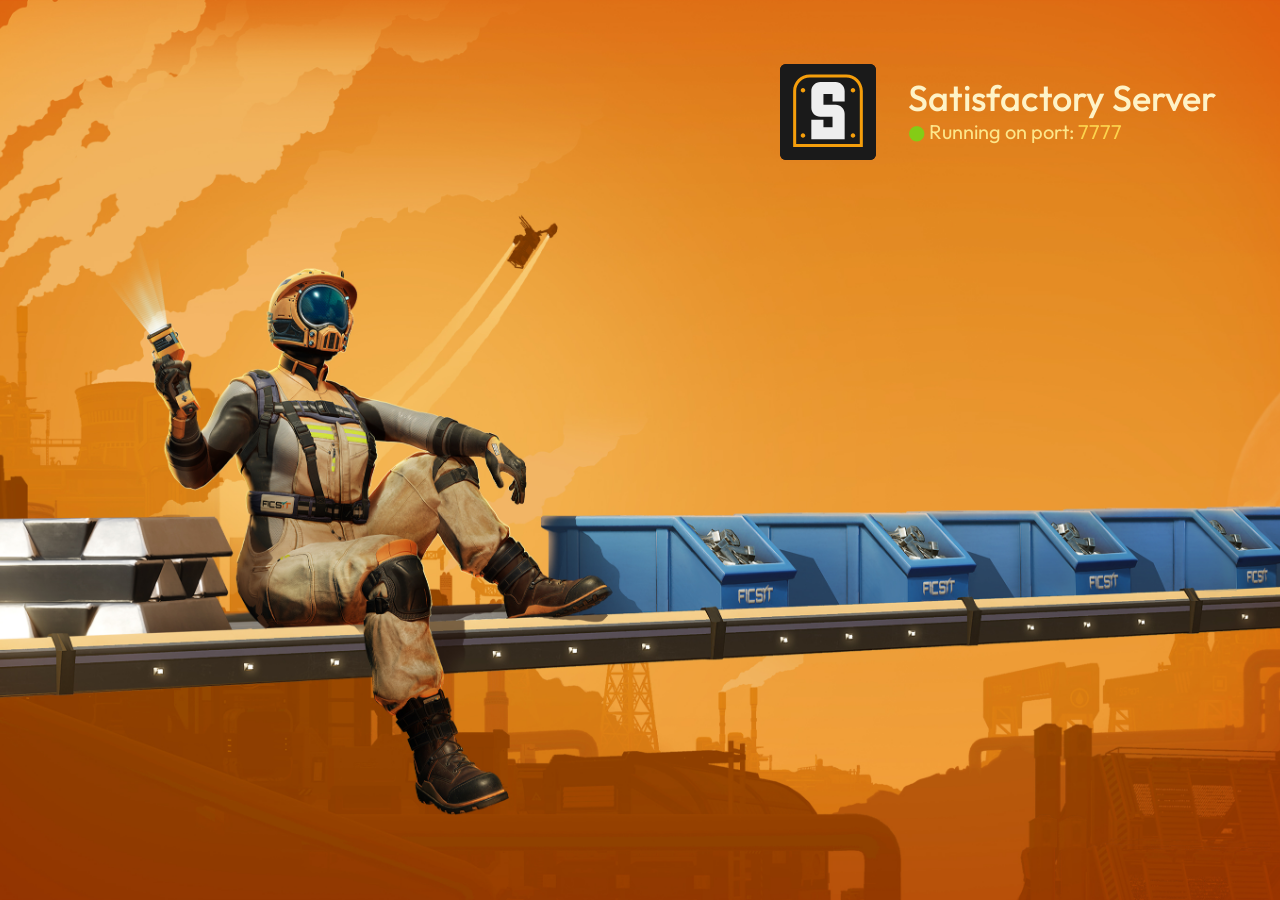
<file: containers/satisfactory/public/index.html>
<!doctype html>
<html>
  <head>
    <meta charset="UTF-8" />
    <title>Satisfactory Server</title>
    <link rel="shortcut icon" href="icon.svg" />
    <meta name="viewport" content="width=device-width, initial-scale=1.0" />
    <link rel="preconnect" href="https://fonts.googleapis.com" />
    <link rel="preconnect" href="https://fonts.gstatic.com" crossorigin />
    <link
      rel="stylesheet"
      href="https://fonts.googleapis.com/css2?family=Outfit:wght@100..900&display=swap"
    />
    <link rel="stylesheet" href="normalize.css" />
    <link rel="stylesheet" href="styles.css" />
  </head>
  <body>
    <main>
      <img src="icon.svg" alt="Satisfactory Server" />
      <section>
        <h1>Satisfactory Server</h1>
        <p>
          <span>&#9679;</span>
          Running on port:
          <code>7777</code>
        </p>
      </section>
    </main>
  </body>
</html>
</file>
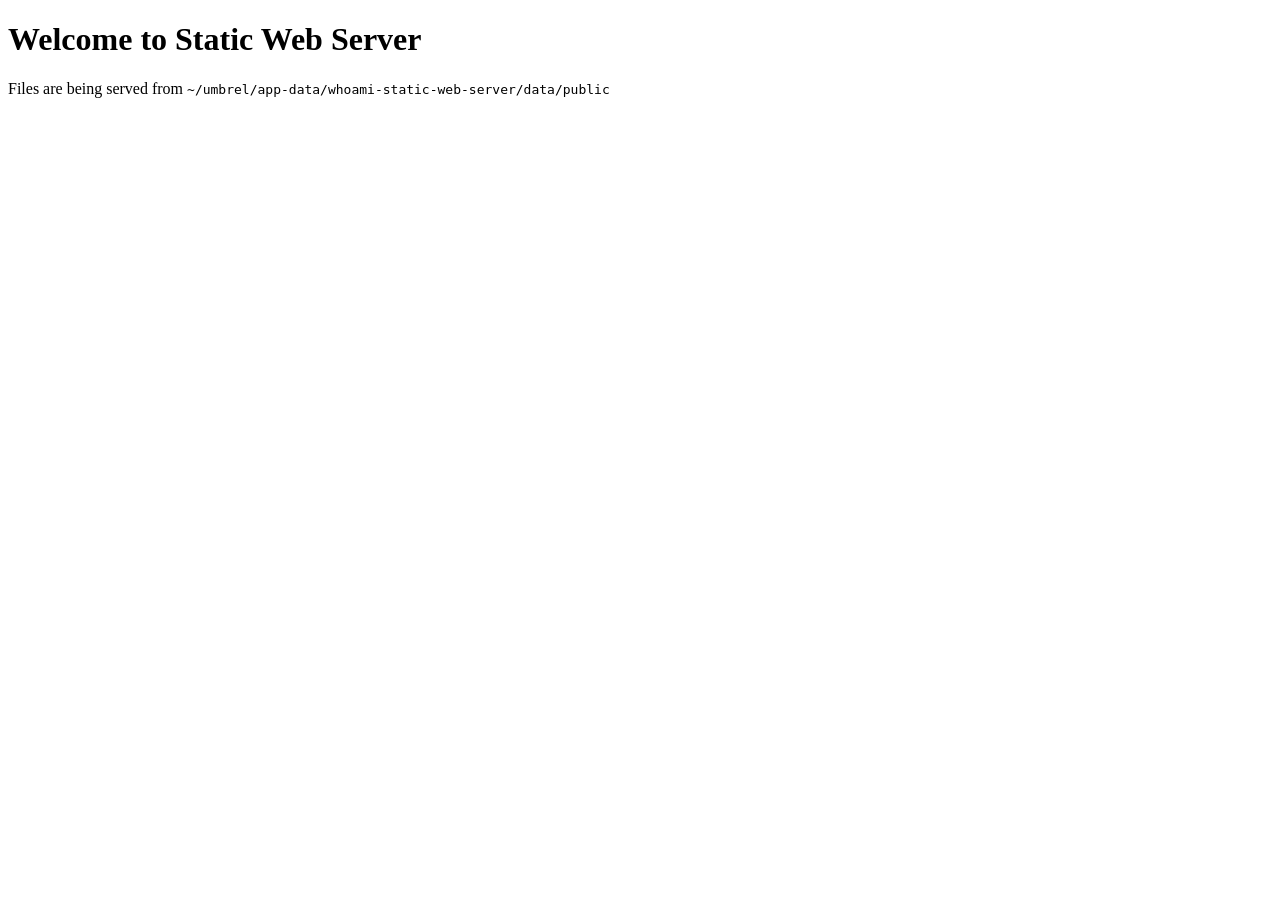
<file: whoami-static-web-server/data/public/index.html>
<!DOCTYPE html>
<html lang="en">
  <head>
    <title>SWS</title>
  </head>
  <body>
    <h1>Welcome to Static Web Server</h1>
    <p>
      Files are being served from
      <code>~/umbrel/app-data/whoami-static-web-server/data/public</code>
    </p>
  </body>
</html>
</file>
<file: containers/satisfactory/public/styles.css>
* {
  font-family:
    Outfit,
    system-ui,
    -apple-system,
    'Segoe UI',
    Roboto,
    Helvetica,
    Arial,
    sans-serif;
}

body {
  display: flex;
  align-items: start;
  justify-content: end;
  padding: 2rem;
  width: 100dvw;
  height: 100dvh;
  background-image: url('background.jpg');
  background-size: cover;
  background-position: 25% 0%;
  background-repeat: no-repeat;
}

main {
  display: flex;
  align-items: center;
  gap: 1rem;
}

img {
  width: 4rem;
  height: 4rem;
  border-radius: 0.375rem;
  background-color: #1c1917;
  object-fit: cover;
}

section {
  display: flex;
  flex-direction: column;
  align-items: start;
}

h1 {
  color: #fef3c7;
  font-size: 1.5rem;
  line-height: 2rem;
  font-weight: 500;
}

p {
  color: #fde68a;
  font-size: 1rem;
  line-height: 1.5rem;
}

span {
  color: #84cc16;
}

code {
  color: #fcd34d;
}

@media (min-width: 1024px) {
  body {
    padding: 4rem;
    background-position: center;
  }

  main {
    gap: 2rem;
  }

  img {
    width: 6rem;
    height: 6rem;
  }

  h1 {
    font-size: 2.25rem;
    line-height: 2.5rem;
  }

  p {
    font-size: 1.25rem;
    line-height: 1.75rem;
  }
}
</file>
